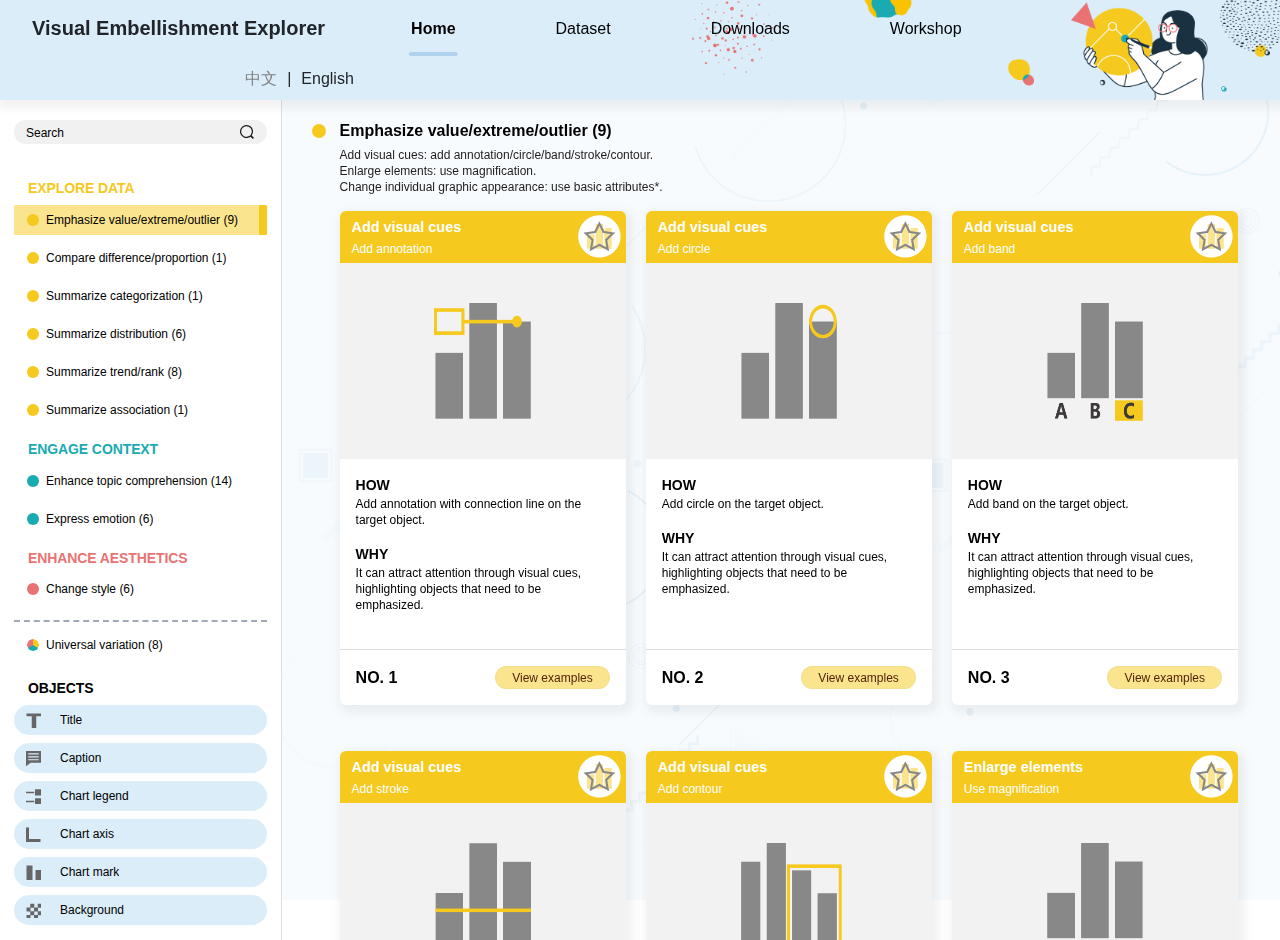
<file: index.html>
<!DOCTYPE html>
<html lang="en">
<head>
    <meta charset="UTF-8">
    <meta name="viewport" content="width=device-width, initial-scale=1.0">
    <title>Data Embellishment Explorer</title>
    <link rel="shortcut icon" href="./vizb.ico" />
    <link rel="stylesheet" href="./assets/css/bootstrap.min.css">
    <link rel="stylesheet" href="./assets/css/anicard.min.css">
    <link rel="stylesheet" href="./assets/css/swiper.min.css">
  
    <!-- <script type="text/javascript">
        sessionStorage.getItem("language", "en");
    </script> -->
    <script src="https://code.jquery.com/jquery-3.5.1.min.js"></script>
    <!-- <script src="./assets/logic/jquery-3.5.1.min.js"></script> -->
    <script src="./assets/logic/bootstrap.bundle.min.js"></script>
    <script type="module" src="./assets/logic/anicard.js"></script>

</head>
<body>
    <header class="navbar-container">
        <div class="nav-head">
            <div class="navbar-title">
                <span class="title-bold" id="title-bold">Data Embellishment Explorer</span>
            </div>
        </div>
        <div class="navbar-tab">
            <ul class="navbar-ul">
                <li class="navbar-item active" name="home"><div class="navbar-item-bottom"></div><a href="#" class="navbar-ul-link" id="nav-home">Home</a></li>
                <li class="navbar-item" name="video-dataset"><div class="navbar-item-bottom"></div><a href="#" class="navbar-ul-link" id="nav-dataset">Dataset</a></li>
                <li class="navbar-item" name="downloads"><div class="navbar-item-bottom"></div><a href="#" class="navbar-ul-link" id="nav-downloads">Downloads</a></li>
                <li class="navbar-item" name="workshop"><div class="navbar-item-bottom"></div><a href="#" class="navbar-ul-link" id="nav-workshop">Workshop</a></li>
                <!-- <li class="navbar-item" name="about"><div class="navbar-item-bottom"></div><a href="#" class="navbar-ul-link">About</a></li> -->
            </ul>
        </div>
        <div class="navbar-tab" style="margin-left: 15rem">
            <ul class="navbar-ul-language">
                <li class="navbar-item-link" style="margin-left: 0.2rem;"><div   class="navbar-ul-link" id="change-zh">中文</div></li>
                <li class="navbar-item-link" style="margin-left: 0.5rem;"><div class="navbar-ul-link"></div>|</li>
                <li class="navbar-item-link" style="margin-left: 0.5rem;"><div   class="navbar-ul-link" id="change-en">English</div></li>
            </ul>
        </div>
    </header>
    <main role="main">
     
    </main>
    <script src="./assets/logic/swiper.jquery.min.js"></script>
</body>
</html>
</file>
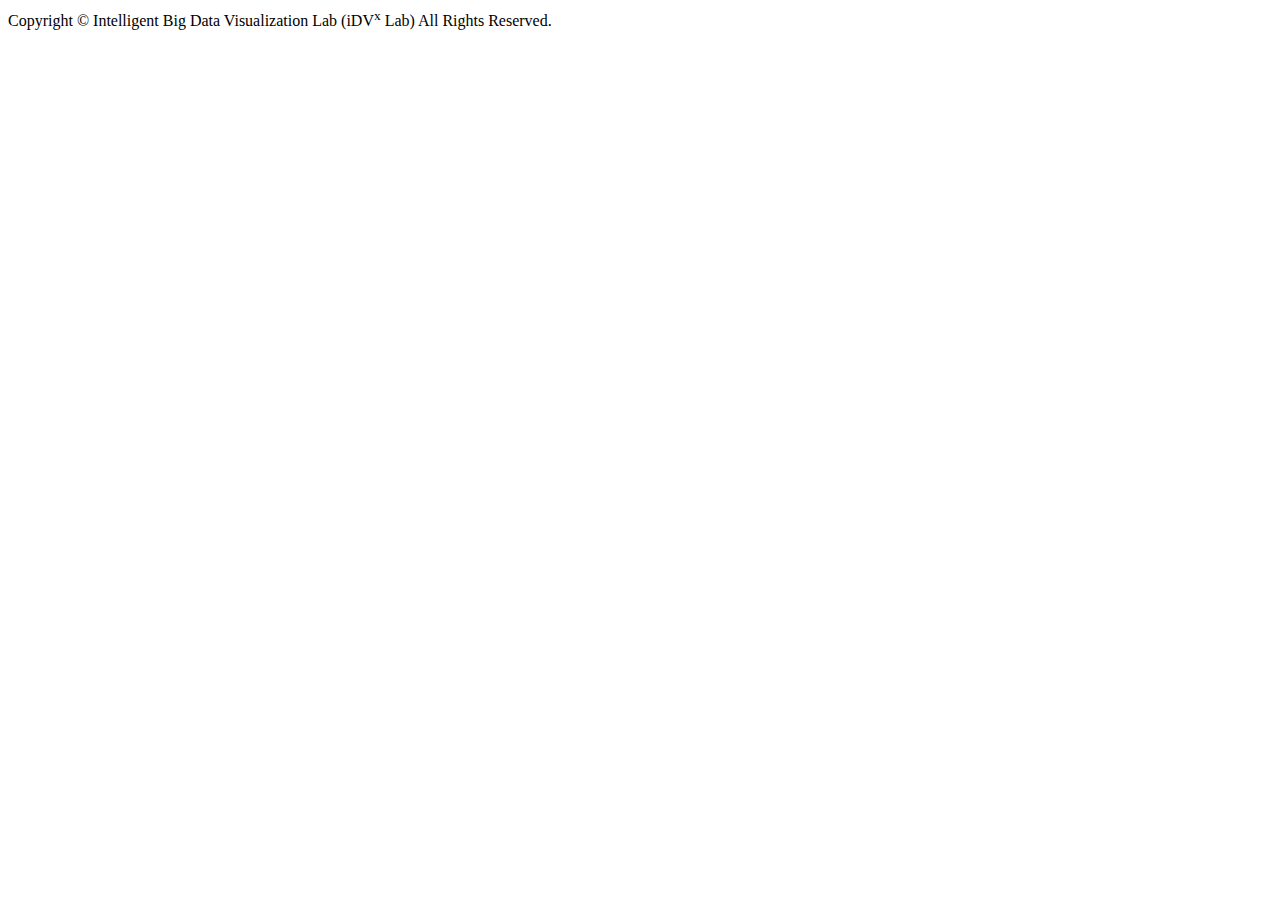
<file: assets/static/videodataset.html>
<body>
    <div class="container-fluid video-container">
        <div class="row row-cols-2 row-cols-md-3 row-cols-lg-4 video-deck">
            <!-- cards inserted here -->
            <div class="col video-deck-single" id="empty-deck-single"></div>
            <div class="col video-deck-single"></div>
            <div class="col video-deck-single"></div>
            <div class="col video-deck-single"></div>
            <div class="col video-deck-single"></div>
            <div class="col video-deck-single"></div>
        </div>
        <footer class="footer-margin">
            <div class="footer-text">
                Copyright © Intelligent Big Data Visualization Lab (iDV<sup>x</sup> Lab) All Rights Reserved.
            </div>
        </footer>
    </div>
</body>
</file>
<file: assets/css/anicard.min.css>
.note,
.note:hover{
    text-decoration:underline;
    color: #19AAB2;
}
.hr-dashed2{
    border: 0;
    border-top: 2px dashed #a2a9b6;
}
.dash-div{
    height: 10px;
}
.vns-default,
.default .modal-header,
.default .modal-footer,
.default .mobile-nav-symbol,
.default .scrollSpy-btn-symbol,
.default .reminder-symbol,
.default .card-header {
    background-color: #a09daf !important;
}

/* 黄色#F4C920 */
/* 蓝色#14AAB1 */
/* 红色#E97273 */
.vns-exploration,
.exploration .modal-header,
.exploration .modal-footer,
.exploration .mobile-nav-symbol,
.exploration .card-header {
    /* background-image: url("../icon/universal-variation.png"); */
    /* display: block; */
    /* background-color: #CA5F5F !important; */
    background-color: #888888 !important;
}
.exploration .reminder-symbol,
.exploration .scrollSpy-btn-symbol{
    background-image: url("../icon/universal-variation.png"); 
    display: block;
    background-size:100%;
}

/* .vns-exploration{

} */



.vns-outlier,
.outlier .modal-header,
.outlier .modal-footer,
.outlier .mobile-nav-symbol,
.outlier .scrollSpy-btn-symbol,
.outlier .reminder-symbol,
.outlier .card-header {
    background-color: #F5C91D !important;
}

.vns-difference,
.difference .modal-header,
.difference .modal-footer,
.difference .mobile-nav-symbol,
.difference .scrollSpy-btn-symbol,
.difference .reminder-symbol,
.difference .card-header {
    background-color: #F5C91D !important;
}

.vns-categorization,
.categorization .modal-header,
.categorization .modal-footer,
.categorization .mobile-nav-symbol,
.categorization .scrollSpy-btn-symbol,
.categorization .reminder-symbol,
.categorization .card-header {
    background-color: #F5C91D !important;
}

.vns-trend,
.trend .modal-header,
.trend .modal-footer,
.trend .mobile-nav-symbol,
.trend .scrollSpy-btn-symbol,
.trend .reminder-symbol,
.trend .card-header {
    background-color: #F5C91D !important;
}

.vns-distribution,
.distribution .modal-header,
.distribution .modal-footer,
.distribution .mobile-nav-symbol,
.distribution .scrollSpy-btn-symbol,
.distribution .reminder-symbol,
.distribution .card-header {
    background-color: #F5C91D !important;
}

.vns-association,
.association .modal-header,
.association .modal-footer,
.association .mobile-nav-symbol,
.association .scrollSpy-btn-symbol,
.association .reminder-symbol,
.association .card-header {
    background-color: #F5C91D !important;
}

.vns-comprehension,
.comprehension .modal-header,
.comprehension .modal-footer,
.comprehension .mobile-nav-symbol,
.comprehension .scrollSpy-btn-symbol,
.comprehension .reminder-symbol,
.comprehension .card-header {
    background-color: #19AAB2 !important;
}

.vns-emotion,
.emotion .modal-header,
.emotion .modal-footer,
.emotion .mobile-nav-symbol,
.emotion .scrollSpy-btn-symbol,
.emotion .reminder-symbol,
.emotion .card-header {
    background-color: #19AAB2 !important;
}

.vns-style,
.style .modal-header,
.style .modal-footer,
.style .mobile-nav-symbol,
.style .scrollSpy-btn-symbol,
.style .reminder-symbol,
.style .card-header {
    background-color: #E97273 !important;
}

.el-Title .filter-btn-symbol {
    background-image: url("../icon/left_object_icon/title.png");
    /* background-position: -60px 0px; */
    /* background-repeat: no-repeat; */
    width: 15px;
    height: 15px;
}

.el-Chart-axis .filter-btn-symbol {
    background-image: url("../icon/left_object_icon/chart-axis.png");
    /* background-position: -60px -20px; */
    background-repeat: no-repeat;
    width: 15px;
    height: 15px;
}

.el-Chart-mark .filter-btn-symbol {
    background-image: url("../icon/left_object_icon/chart-mark.png");
    /* background-position: -60px -40px; */
    background-repeat: no-repeat;
    width: 15px;
    height: 15px;
}

.el-Chart-legend .filter-btn-symbol {
    background-image: url("../icon/left_object_icon/chart-legend.png");
    /* background-position: -60px -60px; */
    background-repeat: no-repeat;
    width: 15px;
    height: 15px;
}

.el-Caption .filter-btn-symbol {
    background-image: url("../icon/left_object_icon/caption.png");
    /* background-position: -60px -60px; */
    background-repeat: no-repeat;
    width: 15px;
    height: 15px;
}

.el-Background .filter-btn-symbol {
    background-image: url("../icon/left_object_icon/background.png");
    /* background-position: -60px -60px; */
    background-repeat: no-repeat;
    width: 15px;
    height: 15px;
}

/* card header icon */

.exploration .card-header>.header-symbol {
    background-image: url("../icon/card_icon/exploration.png");
    background-repeat: no-repeat;
    width: 43px;
    height: 43px;
}

.outlier .card-header>.header-symbol {
    background-image: url("../icon/card_icon/outlier.png");
    background-repeat: no-repeat;
    width: 43px;
    height: 43px;
}

.difference .card-header>.header-symbol {
    background-image: url("../icon/card_icon/difference.png");
    background-repeat: no-repeat;
    width: 43px;
    height: 43px;
}

.categorization .card-header>.header-symbol {
    background-image: url("../icon/card_icon/categorization.png");
    background-repeat: no-repeat;
    width: 43px;
    height: 43px;
}

.distribution .card-header>.header-symbol {
    background-image: url("../icon/card_icon/distribution.png");
    background-repeat: no-repeat;
    width: 43px;
    height: 43px;
}

.trend .card-header>.header-symbol {
    background-image: url("../icon/card_icon/trend.png");
    background-repeat: no-repeat;
    width: 43px;
    height: 43px;
}

.association .card-header>.header-symbol {
    background-image: url("../icon/card_icon/association.png");
    background-repeat: no-repeat;
    width: 43px;
    height: 43px;
}

.comprehension .card-header>.header-symbol {
    background-image: url("../icon/card_icon/comprehension.png");
    background-repeat: no-repeat;
    width: 43px;
    height: 43px;
}

.emotion .card-header>.header-symbol {
    background-image: url("../icon/card_icon/emotion.png");
    background-repeat: no-repeat;
    width: 43px;
    height: 43px;
}

.style .card-header>.header-symbol {
    background-image: url("../icon/card_icon/style.png");
    background-repeat: no-repeat;
    width: 43px;
    height: 43px;
}

*,
div,
p {
    margin: 0;
    border: 0;
    padding: 0;
}

botton {
    outline: none;
}

a {
    color: #000000;
    text-decoration: none;
}

a:hover,
a:focus {
    color: #000000;
    text-decoration: none;
}

sup {
    top: -.3em;
}

input[type=button] {
    -webkit-appearance: none;
    outline: none;
}

input[type=submit] {
    -webkit-appearance: none;
    outline: none;
}

input[type=input] {
    -webkit-appearance: none;
    outline: none;
}

body,
.overflow-hidden {
    overflow: hidden;
}

footer {
    flex: 0 0 auto;
    padding: 0.625rem 0;
    background-color: #dbedf9;
    min-height: 2.75rem;
}

footer.footer-margin {
    margin-left: -15px;
    margin-right: -15px;
}

footer .footer-text {
    font-size: 0.75rem;
    font-weight: 400;
    color: #000000;
    opacity: 50%;
    text-align: center;
    line-height: 1.5rem;
    margin: 0 auto;
}

@media (max-width:768px) {
    footer .footer-text {
        font-size: 0.5rem;
        font-weight: 400;
    }
}

.tooltip-inner {
    max-width: initial;
}

.navbar-container {
    background-color: #DBEDF9;
    background-position: bottom right;
    background-size: auto 100%;
    background-repeat: no-repeat;
    box-shadow: 3px 4px 8px 4px rgba(92, 92, 92, 0.08);
    position: sticky;
    top: 0;
    z-index: 1000;
}

@media (min-width:852.5px) {
    .navbar-container {
        background-image: url(../image/banner_new.png), linear-gradient(90deg, #DBEDF9 0%, #DBEDF9 100%);
        display: flex;
        flex-direction: row !important;
        flex-wrap: wrap !important;
    }
}

@media (max-width:576px) {
    .navbar-container {
        box-shadow: none;
    }
}

.navbar-container .nav-head {
    padding-top: 0.875rem;
    padding-bottom: 1rem;
    margin-left: 2rem;
    margin-right: 2rem;
    max-width: 524px;
    min-width: 262px;
}

@media (max-width:852.5px) {
    .navbar-container .nav-head {
        background-image: url(../image/banner-mobile.svg);
        background-position: bottom right;
        background-size: auto 100%;
        background-repeat: no-repeat;
        padding-top: 0.625rem;
        padding-bottom: 0.625rem;
    }
}

@media (max-width:576px) {
    .navbar-container .nav-head {
        margin-left: 1rem;
        margin-right: 1rem;
    }
}

.navbar-container .navbar-title {
    font-size: 1.25rem;
    font-weight: 600;
    line-height: 1.75rem;
    letter-spacing: 0;
}

.navbar-tab {
    margin: 0 3.25rem;
    min-height: 42px;
    max-width: 524px;
}

@media (min-width:852.5px) {
    .navbar-tab {
        display: flex;
        margin: 0 3.25rem;
    }
}

@media (max-width:576px) {
    .navbar-tab {
        margin: 0 1rem;
    }
}

.navbar-ul {
    flex-direction: row !important;
    display: flex;
    list-style: none;
    margin-bottom: 0;
    cursor: pointer;
}

.navbar-ul-language {
    flex-direction: row !important;
    display: flex;
    list-style: none;
    margin-bottom: 0;
    justify-content: center;
    align-items: center;
    cursor: pointer;
}

@media (max-width:576px) {
    .navbar-ul {
        justify-content: space-between;
    }
}

@media (min-width:576px) {
    .navbar-ul li+li {
        margin-left: 6rem;
    }
}

.navbar-ul .navbar-item {
    font-size: 1rem;
    font-weight: 400;
    display: flex;
    align-items: center;
    position: relative;
}

.navbar-ul .navbar-item .navbar-item-bottom {
    content: " ";
    position: absolute;
    width: 0;
    height: 0.25rem;
    background-color: #afd2ee;
    border-radius: 50vh;
    transform: translateX(-50%);
    left: 50%;
    bottom: 0.125rem;
    transition: width 0.1s ease-out;
}

.navbar-ul .navbar-item.active .navbar-item-bottom,
.navbar-ul .navbar-item:hover .navbar-item-bottom {
    width: 100%;
    transition: width 0.24s cubic-bezier(0.4, 0, 0.2, 1);
}

.navbar-ul .navbar-item.active {
    font-size: 1rem;
    font-weight: 600;
}

.navbar-ul-link {
    font-size: 1rem;
    padding: 0 0.125rem;
}

@media (max-width:852.5px) {
    .navbar-ul-link {
        padding: 0.5rem 0.125rem 1rem;
        line-height: 1.125rem;
    }
}

.card-deck {
    margin-left: 3rem;
    margin-right: 2rem;
}

@media (max-width:576px) {
    .card-deck {
        margin-left: 0.5rem;
        margin-right: 0.5rem;
    }
}

.card-deck-single {
    max-width: 23.25rem;
    margin-bottom: 1.25rem;
    position: relative;
    padding-left: 0.625rem;
    padding-right: 0.625rem;
}

@media (max-width:576px) {
    .card-deck-single {
        margin-left: auto;
        margin-right: auto;
        margin-bottom: 1rem;
    }
}

.card-deck .card {
    background-color: #FFFFFF;
    border: transparent;
    box-shadow: 3px 4px 8px 4px rgba(92, 92, 92, 0.08);
    border-radius: 0.375rem;
    margin-left: 0;
    margin-right: 0;
}

.card-deck .card-header {
    padding: 0.25rem 0.25rem 0.25rem 0.75rem;
    border: transparent;
    border-top-left-radius: 0.375rem;
    border-top-right-radius: 0.375rem;
    border-bottom-right-radius: 0;
    border-bottom-left-radius: 0;
    color: #FFFFFF;
    display: flex;
    flex-direction: row;
}

.card-deck .card-header>.header-symbol {
    content: "";
    display: flex;
    margin-left: auto;
    margin-right: 1px;
    margin-top: auto;
    margin-bottom: 1px;
}

.card-deck .card-frontImg,
.card-deck .card-imgBox {
    background-repeat: no-repeat;
    background-size: cover;
    background-position: center center;
    width: 100%;
    height: 12.25rem;
    min-height: 12.25rem;
    position: relative;
    z-index: 10;
    display: flex;
    justify-content: center;
    align-items: center;
    background-color: #F3F3F3;
}

.card-deck .card-frontImg .card-img {
    /* object-fit: cover; */
    vertical-align: middle;
    margin: 0 auto;
    width: 100%;
    height: 100%;
    /* max-height: 6rem; */
    border-radius: 0;
    position: absolute;
    z-index: 10;
}

.card-deck .card-imgBox .card-img {
    object-fit: cover;
    vertical-align: middle;
    margin: 0 auto;
    width: 100;
    height: 100%;
    border-radius: 0;
    position: absolute;
    z-index: 10;
}

@media (max-width:576px) {

    .card-deck .card-frontImg .card-img.front-preview,
    .card-deck .card-imgBox .card-img.front-preview {
        display: none;
    }
}

.card-deck .card-body {
    color: #000000;
    padding: 0 1rem;
    margin: 1rem 0 0 0;
    /* margin: 1rem 0; */
    text-align: left;
    overflow-y: auto;
}

.card-deck .card-body-subtitle {
    font-size: 0.875rem;
    font-weight: 600;
}

.card-deck .card-body-subtitle-content {
    font-size: 0.875rem;
    font-weight: 600;
}

.card-deck .card-body .card-body-text+.card-body-subtitle,
.card-deck .card-body-caption {
    margin-top: 1rem;
}



.card-deck .card-body-text {
    font-size: 0.75rem;
    font-weight: 400;
    line-height: 1rem;
}

.card-deck .card-body-caption>* {
    font-size: 0.75rem;
    font-weight: 400;
    line-height: 1rem;
}

.card-deck .card-body-object {
    display: flex;
    justify-content: center;
    align-items: center;

}
.card-deck .card-body-caption div{
    font-size: 0.875rem;
    font-weight: 600;
    margin-top: 16px;
}
.card-deck .card-body-caption p{
    font-size: 0.75rem;
    font-weight: 400;
    line-height: 1rem;
}

/* .card-deck .card-body-caption span {
    font-size: 0.75rem;
    font-weight: 600;
    font-weight: bold;
} */

/* .card-deck .card-body-caption div {
    white-space: nowrap;
    overflow: hidden;
    text-overflow: ellipsis;
    pointer-events: none;
}

.card-deck .card-body-caption div:hover {
    text-overflow: inherit;
    overflow: visible;
    white-space: pre-line;
} */

.card-deck .card-footer {
    background: none;
    padding: 1rem 1rem;
    border-top: 1px solid #DEDEDE;
    border-top-left-radius: 0;
    border-top-right-radius: 0;
    border-bottom-left-radius: 0.375rem;
    border-bottom-right-radius: 0.375rem;
    display: flex;
    align-content: center;
    height: 3.5rem;
}

.card-deck .card-footer-num,
.card-deck .card-footer a {
    font-size: 1rem;
    font-weight: 600;
}

.card-deck .card-footer-num {
    color: #000000;
}

.card-deck .card-footer-bottom {
    color: #511F03;
    font-size: 0.75rem;
    font-weight: 400;
    padding: 0.125rem 1rem;
    background-color: #FFF6E6;
    border: 1px solid #a6a6a610;
    border-radius: 50vh;
    margin-left: auto;
    outline: none;
}

.exploration .card-deck .card-footer-bottom{
    color: #511F03;
    font-size: 0.75rem;
    font-weight: 400;
    padding: 0.125rem 1rem;
    background-color: rgba(136,136,136, 0.5);
    border: 1px solid #a6a6a610;
    border-radius: 50vh;
    margin-left: auto;
    outline: none;
}
.outlier .card-deck .card-footer-bottom,
.difference .card-deck .card-footer-bottom,
.categorization .card-deck .card-footer-bottom,
.distribution .card-deck .card-footer-bottom,
.trend .card-deck .card-footer-bottom,
.association .card-deck .card-footer-bottom {
    color: #511F03;
    font-size: 0.75rem;
    font-weight: 400;
    padding: 0.125rem 1rem;
    background-color: rgba(245,201,29, 0.5);
    border: 1px solid #a6a6a610;
    border-radius: 50vh;
    margin-left: auto;
    outline: none;
}

.comprehension .card-deck .card-footer-bottom,
.emotion .card-deck .card-footer-bottom {
    color: #511F03;
    font-size: 0.75rem;
    font-weight: 400;
    padding: 0.125rem 1rem;
    background-color: rgba(25,170,178,0.5);
    border: 1px solid #a6a6a610;
    border-radius: 50vh;
    margin-left: auto;
    outline: none;
}

.style .card-deck .card-footer-bottom {
    color: #511F03;
    font-size: 0.75rem;
    font-weight: 400;
    padding: 0.125rem 1rem;
    background-color: rgba(233,114,115,0.5);
    border: 1px solid #a6a6a610;
    border-radius: 50vh;
    margin-left: auto;
    outline: none;
}

.card-deck .card-footer-bottom:active {
    background-color: #FDEFD8;
}

.card-deck .card-footer a {
    color: #007DFF;
    align-self: center;
}

.card-deck .card-footer-url {
    content: "";
    width: 16px;
    height: 16px;
    background-image: url(../icon/icon_sprite.svg);
    background-position: -100px -20px;
    background-repeat: no-repeat;
    display: inline-block;
    margin-right: 0.5rem;
}

.img-cover {
    opacity: 0;
    height: 100%;
    width: 100%;
}

.img-cover-mask {
    text-align: center;
    width: 100%;
    height: 25%;
    bottom: 0;
    background-image: linear-gradient(to bottom, transparent, #000000);
    opacity: 60%;
    position: absolute;
    border: 0;
}

.img-cover-overlay {
    background-image: url(../icon/icon_sprite.svg);
    background-position: -140px 0;
    position: absolute;
    bottom: 0.5rem;
    background-color: #333333;
    opacity: 75%;
    height: 32px;
    width: 32px;
    float: right;
    right: 1.25rem;
    border-radius: 0.25rem;
    background-repeat: no-repeat;
}

.header-text-title {
    /* font-size: 1.1rem; */
    font-size: 0.9rem;
    font-weight: 600;
    line-height: 1.5rem;
    margin: 0;
    white-space: nowrap;
    text-overflow: ellipsis;
    overflow: hidden;
}

.header-text-class {
    /* font-size: 0.875rem; */
    font-size: 0.75rem;
    font-weight: 400;
    line-height: 1.25rem;
    margin: 0;
}

.card-inner {
    position: relative;
    height: 32.5rem;
}

.card-inner .front,
.card-inner .back {
    position: absolute;
    width: 100%;
    height: 95%;
    backface-visibility: hidden;
    -webkit-backface-visibility: hidden;
    -moz-backface-visibility: hidden;
    -ms-backface-visibility: hidden;
    transform-style: preserve-3d;
    transition: ease-in-out 600ms;
}

.card-inner .front {
    transform: rotateY(0);
}

.card-inner .back {
    transform: rotateY(-180deg);
}

.card-inner .back .card-body-subtitle {
    /* margin-bottom: 1rem; */
}

.card-inner .back .card-body-subtitle-content {
    /* margin-bottom: 1rem; */
    color: #FCBE31;
}

.comprehension .card-inner .back .card-body-subtitle-content,
.emotion .card-inner .back .card-body-subtitle-content {
    /* margin-bottom: 1rem; */
    color: #19AAB2;
}

.style .card-inner .back .card-body-subtitle-content {
    /* margin-bottom: 1rem; */
    color: #E97273;
}

.card-inner.turned-over .front {
    transform: rotateY(180deg);
}

.card-inner.turned-over .back {
    transform: rotateY(0);
}

.display-container {
    height: calc(100vh - 3.75rem);
    overflow-y: auto;
    background-image: url(../image/background.png);
    background-position: center;
    background-attachment: fixed;
    background-size: cover;
    position: relative;
    margin: 0;
    padding-left: 0rem;
    padding-right: 0rem;
}

.display-container .card-deck {
    padding-top: 0.25rem;
}

#card-display-ex {
    min-height: calc(100vh - 3.75rem - 2.75rem);
    position: relative;
}

.search-fail {
    position: absolute;
    top: 50%;
    left: 50%;
    transform: translate(-50%, -50%);
    color: #666666;
    font-size: 1.375rem;
    font-weight: 300;
    display: none;
    opacity: 0;
}

.display-reminder {
    width: 100%;
    padding: 0;
    margin: 0;
    position: sticky;
    top: -1px;
    z-index: 500;
    opacity: 1;
    transition: opacity 0.2s cubic-bezier(0.28, 0.11, 0.32, 1);
}

@media (max-width:576px) {
    .display-reminder {
        margin: 16px 0;
        padding: 0 1rem;
        background: #FFFFFF;
        position: relative;
    }
}

.display-reminder.hidden-sticky {
    opacity: 0 !important;
}

.reminder-content {
    width: 100%;
    padding-top: 1.25rem;
    padding-bottom: 0.75rem;
    padding-left: 3.625rem;
    padding-right: 7.625rem;
    margin: 0;
    position: relative;
    z-index: 10;
}

@media (max-width:576px) {
    .reminder-content {
        background-image: url(../image/reminder-mobile-bg.png);
        background-repeat: no-repeat;
        background-size: 100% 100%;
        background-color: #FFFFFF;
        padding: 0;
        border-radius: 0.375rem;
        box-shadow: 3px 4px 8px 4px rgba(92, 92, 92, 0.1);
    }
}

.reminder-bg {
    position: absolute;
    top: 0;
    left: 0;
    width: 100%;
    height: 100%;
    z-index: 1;
    background-color: transparent;
    box-shadow: none;
    border-bottom: transparent;
    backdrop-filter: none;
    transition: background-color 0.3s cubic-bezier(0.28, 0.11, 0.32, 1);
    transition: box-shadow 0.3s cubic-bezier(0.28, 0.11, 0.32, 1);
}

@media (max-width:576px) {
    .reminder-bg {
        display: none;
    }
}

.active-sticky .reminder-bg {
    background-color: #FFFFFF90;
    box-shadow: 0 1px 2px #DCDFEF32;
    backdrop-filter: saturate(180%) blur(20px);
    border-bottom: 1px solid rgba(0, 0, 0, 0.16);
    transition-property: background-color, box-shadow, backdrop-filter, border-bottom;
}

@media (max-width:576px) {
    .active-sticky .reminder-bg {
        border-bottom: none;
        transition-property: background-color, box-shadow, backdrop-filter;
    }
}

.reminder-head {
    margin-bottom: 0.25rem;
    font-size: 0;
    display: flex;
    align-items: baseline;
    position: relative;
}
.reminder-head .reminder-note{
    font-size: 0.75rem;
    font-weight: 400;
    color: #000000;
    font-style: italic;
    color:#007bff;
    margin-left: 16px;
}
@media (max-width:576px) {
    .reminder-head {
        padding: 1rem 1rem 1rem 2.5rem;
        margin-bottom: 0;
        border-bottom: 1px solid #DEDEDE;
    }
}

.reminder-title,
.reminder-sum {
    font-size: 1rem;
    font-weight: 600;
    color: #000000;
}

@media (max-width:576px) {

    .reminder-title,
    .reminder-sum {
        font-size: 1.125rem;
        font-weight: 600;
    }
}

.reminder-sum {
    display: inline-block;
}

@media (max-width:576px) {
    .reminder-sum {
        display: none;
    }
}

.reminder-sum-s {
    display: none;
}

@media (max-width:576px) {
    .reminder-sum-s {
        font-size: 0.75rem;
        font-weight: 400;
        display: inline-block;
        color: #000000;
        margin-left: auto;
        margin-right: 0;
    }
}

.reminder-symbol {
    content: "";
    width: 0.875rem;
    height: 0.875rem;
    border-radius: 50vh;
    display: inline-block;
    position: absolute;
    left: -1.75rem;
    top: 50%;
    transform: translateY(-50%);
    align-self: center;
}

@media (max-width:576px) {
    .reminder-symbol {
        left: 1rem;
        width: 1rem;
        height: 1rem;
    }
}

.reminder-desc {
    font-size: 0.75rem;
    font-weight: 400;
    color: #1D1D1D;
    line-height: 1rem;
    white-space: pre
}

@media (max-width:576px) {
    .reminder-desc {
        padding: 0.75rem 1rem 1rem;
        line-height: 1.5rem;
    }
}

.sidebar {
    background-color: #FFFFFF;
    padding-top: 0;
    padding-bottom: 0.875rem;
    padding-left: 0.875rem;
    padding-right: 0.875rem;
    position: absolute;
    top: -0.125rem;
    z-index: 800;
    overflow-x: hidden;
    width: 100%;
    min-width: 15.75rem;
    box-shadow: 3px 4px 8px rgba(92, 92, 92, 0.1);
}

@media (min-width:576px) {
    .sidebar {
        display: block !important;
        /* padding-bottom: 0;
        padding-left: 1.875rem;
        padding-right: 1.5rem; */
        position: sticky;
        top: 3.75rem;
        height: calc(100vh - 3.75rem);
        overflow-y: auto;
        max-width: 18.5rem;
        width: 22%;
        /* width: 18%; */
        box-shadow: none;
        border-right: 1px solid #DEDEDE;
    }
}

.sidebar-panel {
    margin-top: 1.25rem;
}

@media (max-width:576px) {
    .sidebar-panel#scrollSpy-panel {
        margin-top: 0rem;
    }

    .sidebar-panel#filter-panel {
        margin-top: 0.5rem;
    }

    .sidebar-panel#search-box {
        display: none;
    }
}

.sidebar-panel-title {
    font-size: 0.875rem;
    font-weight: 600;
    color: #000000;
    padding: 0 0 0 0.875rem;
    margin: 1rem 0 0.5rem 0;
    letter-spacing: -0.1px;
}

.sidebar-panel-title.pannel0 {
    color: #F5C91D;
}

.sidebar-panel-title.pannel1 {
    color: #19AAB2;
}

.sidebar-panel-title.pannel2 {
    color: #E97273;
}

@media (max-width:576px) {
    .sidebar-panel-title {
        letter-spacing: 0;
        padding: 0 1rem;
        margin: 0 0 1rem 0;
    }
}

.sidebar-panel-group {
    display: flex;
    flex-direction: column;
}

@media (max-width:576px) {
    #scrollSpy-panel .sidebar-panel-group {
        flex-flow: row wrap;
        justify-content: space-between;
    }
}

@media (min-width:576px) {
    .sidebar-panel-group .sidebar-btn+.sidebar-btn {
        margin-top: 0.5rem;
    }
}

.sidebar-panel-group .sidebar-btn {
    border-color: transparent;
    height: 1.875rem;
    padding: 0.375rem 0.5rem 0.375rem 0.75rem;
    vertical-align: middle;
    display: flex;
    position: relative;
    font-size: 0;
    cursor: pointer;
    background-color: transparent;
    opacity: 1;
    transition: background-color 0.3s cubic-bezier(0.28, 0.11, 0.32, 1);
    transition: opacity 0.2s cubic-bezier(0.28, 0.11, 0.32, 1);
    transition-property: background-color, opacity;
}

@media (max-width:576px) {
    .sidebar-panel-group .sidebar-btn {
        height: 2rem;
        padding: 0.375rem 1rem;
        border: 1px solid transparent;
        border-radius: 0.375rem;
    }
}

.sidebar-panel-group .sidebar-btn:hover {
    border-color: transparent;
    background-color: #F1F1F180;
}

@media (max-width:576px) {
    .sidebar-panel-group .sidebar-btn:hover {
        border: 1px solid #F1F1F180;
    }

    .sidebar-panel-group .sidebar-btn:hover.filter-btn:not(.active) {
        background-color: transparent;
    }
}

.sidebar-panel-group .sidebar-btn:active,
.sidebar-panel-group .sidebar-btn:focus,
.sidebar-panel-group .sidebar-btn.focus,
.sidebar-panel-group .sidebar-btn.active {
    border-color: transparent;
    background-color: #DBEDF9;
}

.sidebar-panel-group .sidebar-btn.exploration.active{
    border-color: rgba(136, 136, 136, 0.5);
    background-color: rgba(136, 136, 136, 0.5);
}
.sidebar-panel-group .sidebar-btn.outlier.active,
.sidebar-panel-group .sidebar-btn.difference.active,
.sidebar-panel-group .sidebar-btn.categorization.active,
.sidebar-panel-group .sidebar-btn.distribution.active,
.sidebar-panel-group .sidebar-btn.trend.active,
.sidebar-panel-group .sidebar-btn.association.active {
    border-color: rgba(245, 201, 29, 0.5);
    background-color: rgba(245, 201, 29, 0.5);
}

.sidebar-panel-group .sidebar-btn.comprehension.active,
.sidebar-panel-group .sidebar-btn.emotion.active {
    border-color: transparent;
    background-color: rgba(25, 170, 178, 0.5);
}

.sidebar-panel-group .sidebar-btn.style.active {
    border-color: transparent;
    background-color: rgba(233, 114, 115, 0.5);
}

.sidebar-panel-group .sidebar-btn.exploration .scrollSpy-btn-stop{
    content: "";
    position: absolute;
    width: 0;
    height: 100%;
    top: 50%;
    transform: translateY(-50%);
    right: 0;
    background-color: #888888;
    border-top-right-radius: 0.1rem;
    border-top-left-radius: 0;
    border-bottom-right-radius: 0.1rem;
    border-bottom-left-radius: 0;
}
.sidebar-panel-group .sidebar-btn.outlier .scrollSpy-btn-stop,
.sidebar-panel-group .sidebar-btn.difference .scrollSpy-btn-stop,
.sidebar-panel-group .sidebar-btn.categorization .scrollSpy-btn-stop,
.sidebar-panel-group .sidebar-btn.distribution .scrollSpy-btn-stop,
.sidebar-panel-group .sidebar-btn.trend .scrollSpy-btn-stop,
.sidebar-panel-group .sidebar-btn.association .scrollSpy-btn-stop {
    content: "";
    position: absolute;
    width: 0;
    height: 100%;
    top: 50%;
    transform: translateY(-50%);
    right: 0;
    background-color: #F5C91D;
    border-top-right-radius: 0.1rem;
    border-top-left-radius: 0;
    border-bottom-right-radius: 0.1rem;
    border-bottom-left-radius: 0;
}

.sidebar-panel-group .sidebar-btn.comprehension .scrollSpy-btn-stop,
.sidebar-panel-group .sidebar-btn.emotion .scrollSpy-btn-stop {
    content: "";
    position: absolute;
    width: 0;
    height: 100%;
    top: 50%;
    transform: translateY(-50%);
    right: 0;
    background-color: #19AAB2;
    border-top-right-radius: 0.1rem;
    border-top-left-radius: 0;
    border-bottom-right-radius: 0.1rem;
    border-bottom-left-radius: 0;
}

.sidebar-panel-group .sidebar-btn.style .scrollSpy-btn-stop {
    content: "";
    position: absolute;
    width: 0;
    height: 100%;
    top: 50%;
    transform: translateY(-50%);
    right: 0;
    background-color: #E97273;
    border-top-right-radius: 0.1rem;
    border-top-left-radius: 0;
    border-bottom-right-radius: 0.1rem;
    border-bottom-left-radius: 0;
}

.scrollSpy-btn.exploration.active .scrollSpy-btn-stop,
.scrollSpy-btn.outlier.active .scrollSpy-btn-stop,
.scrollSpy-btn.difference.active .scrollSpy-btn-stop,
.scrollSpy-btn.categorization.active .scrollSpy-btn-stop,
.scrollSpy-btn.distribution.active .scrollSpy-btn-stop,
.scrollSpy-btn.trend.active .scrollSpy-btn-stop,
.scrollSpy-btn.association.active .scrollSpy-btn-stop,
.scrollSpy-btn.comprehension.active .scrollSpy-btn-stop,
.scrollSpy-btn.emotion.active .scrollSpy-btn-stop,
.scrollSpy-btn.style.active .scrollSpy-btn-stop {
    width: 0.5rem;
    transition: width 0.24s cubic-bezier(0.28, 0.11, 0.32, 1);
}


@media (max-width:576px) {

    .sidebar-panel-group .sidebar-btn:active,
    .sidebar-panel-group .sidebar-btn:focus,
    .sidebar-panel-group .sidebar-btn.focus,
    .sidebar-panel-group .sidebar-btn.active {
        border: 1px solid #FFF6E6;
    }
}

.sidebar-panel-group .disabled {
    pointer-events: none;
    opacity: 0.65;
}

.form-inline {
    display: -ms-flexbox;
    display: flex;
    -ms-flex-flow: row wrap;
    flex-flow: row wrap;
    -ms-flex-align: center;
    align-items: center;
}

.searchbox {
    width: 100%;
    height: 1.5rem;
    border: transparent;
    background-color: transparent;
    position: relative;
    margin: 0;
    border-radius: 50vh;
    background-color: #F1F1F1;
}

.searchbox-input,
.searchbox-button {
    background-color: transparent;
    border: none;
}

.searchbox-input,
.searchbox-input:focus,
.searchbox-input:active {
    width: 10rem;
    height: 100%;
    color: #000000;
    font-size: 0.75rem;
    padding-left: 0.75rem;
    padding-right: 0;
    outline: 0;
}

.searchbox-button {
    background-image: url(../icon/icon_sprite.svg);
    background-repeat: no-repeat;
    background-position: -100px 0;
    width: 16px;
    height: 16px;
    position: absolute;
    z-index: 1;
    transform: translateY(-50%);
    top: 50%;
    right: 0.75rem;
    cursor: pointer;
}

.scrollSpy-btn {
    border-radius: 0.1rem;
}

@media (max-width:576px) {
    .scrollSpy-btn {
        margin-bottom: 1rem;
        flex: 0 0 48%;
    }
}

.scrollSpy-btn-symbol {
    content: "";
    width: 0.75rem;
    height: 0.75rem;
    border-radius: 50vh;
    display: inline-block;
    flex-shrink: 0;
    align-self: center;
    margin-left: 1px;
    margin-right: 7px;
}



@media (max-width:576px) {
    .scrollSpy-btn-stop {
        display: none;
    }
}



.scrollSpy-btn-text {
    font-size: 0.75rem;
    font-weight: 400;
    color: #000000;
    overflow: hidden;
    white-space: nowrap;
    text-overflow: ellipsis;
}

.filter-btn {
    border-radius: 50vh;
}

@media (max-width:576px) {
    .filter-btn.sidebar-btn {
        border: 1px solid #FFF6E6;
        margin-bottom: 1rem;
    }
}

.filter-btn-symbol {
    content: "";
    border-radius: 0;
    display: inline-block;
    align-self: center;
    margin-right: 3px;
    flex-shrink: 0;
}

@media (max-width:576px) {
    .filter-btn-symbol {
        margin-right: 7px;
    }
}

.filter-btn-text {
    font-size: 0.75rem;
    font-weight: 400;
    color: #000000;
    overflow: hidden;
    white-space: nowrap;
    text-overflow: ellipsis;
    margin-left: 1rem;
}

.mobile-nav {
    display: flex;
    flex-direction: row;
    height: 2.5rem;
    padding-left: 0.5rem;
    border-bottom: 1px solid #DEDEDE;
    position: relative;
}

@media (min-width:576px) {
    .mobile-nav {
        display: none;
    }
}

.mobile-nav-scrollSpy {
    display: flex;
    align-items: center;
    white-space: nowrap;
    overflow-x: auto;
    flex-direction: row;
    flex: 1;
}

.mobile-nav-hidden {
    height: 100%;
    width: 100%;
    background-color: #FFFFFF;
    position: absolute;
    z-index: 600;
    display: none;
}

.mobile-nav-item {
    padding-left: 0.5rem;
    padding-right: 0.5rem;
    padding-bottom: 0.25rem;
}

.mobile-nav-item+.mobile-nav-item {
    margin-left: 1rem;
}

.mobile-nav-symbol {
    content: "";
    width: 0.625rem;
    height: 0.625rem;
    border-radius: 50vh;
    display: inline-block;
    flex-shrink: 0;
    align-self: center;
    margin-left: 1px;
    margin-right: 0.25rem;
    opacity: 0.2;
}

.mobile-nav-text {
    font-size: 0.875rem;
    font-weight: 400;
    letter-spacing: 0.1px;
    opacity: 0.6;
}

.active .mobile-nav-symbol,
.active .mobile-nav-text {
    opacity: 1;
}

.mobile-nav-btn {
    width: 2.5rem;
    height: 100%;
    margin-left: auto;
    background-color: #FFFFFF;
    position: relative;
    z-index: 700;
    border: none;
}

.mobile-nav-btn img {
    height: 0.75rem;
    width: 0.75rem;
    position: absolute;
    top: 50%;
    left: 50%;
    -webkit-transform: translate(-50%, -50%) rotate(0deg);
    -webkit-transform-origin: 50% 50%;
    -o-transform: translate(-50%, -50%) rotate(0deg);
    -o-transform-origin: 50% 50%;
    -moz-transform: translate(-50%, -50%) rotate(0deg);
    -moz-transform-origin: 50% 50%;
    transform: translate(-50%, -50%) rotate(0deg);
    transform-origin: 50% 50%;
    -webkit-transition: -webkit-transform 250ms linear;
    -o-transition: -o-transform 250ms linear;
    -moz-transition: -moz-transform 250ms linear;
    transition: transform 250ms linear;
}

.mobile-nav-btn.rotated img {
    -webkit-transform: translate(-50%, -50%) rotate(90deg);
    -webkit-transform-origin: 50% 50%;
    -o-transform: translate(-50%, -50%) rotate(90deg);
    -o-transform-origin: 50% 50%;
    -moz-transform: translate(-50%, -50%) rotate(90deg);
    -moz-transform-origin: 50% 50%;
    transform: translate(-50%, -50%) rotate(90deg);
    transform-origin: 50% 50%;
}

.video-container {
    height: calc(100vh - 3.75rem);
    overflow-y: auto;
    background-image: url(../image/background.png);
    background-position: center;
    background-attachment: fixed;
    background-size: cover;
}

.workshop-dataset-container{
    height: calc(100vh - 3.75rem);
    overflow-y: auto;
    background-image: url(../image/background.png);
    background-position: center;
    background-attachment: fixed;
    background-size: cover;
}

.video-deck {
    margin-left: 5px;
    margin-right: 5px;
    margin-top: 0.25rem;
    padding-top: 1rem;
    justify-content: center;
}

.workshop-deck{
    margin-left: 2.8rem;
    margin-right: 2.8rem;
    margin-top: 1rem;
    padding-top: 1rem;
    justify-content: center;
}


@media screen and (max-width:576px) {
    .video-deck {
        margin-left: -0.375rem;
        margin-right: -0.375rem;
        margin-top: 0;
    }
}

.video-deck-single {
    padding-left: 0.625rem;
    padding-right: 0.625rem;
    margin-bottom: 1.25rem;
    max-width: 17.25rem;
}

.workshop-deck-single{
    padding-left: 1.4rem;
    padding-right: 1.4rem;
    margin-bottom: 1.4rem;
    margin-top: 1.4rem;
    width: 40rem;
    min-width: 40rem;
}

@media screen and (max-width:576px) {
    .video-deck-single {
        padding-left: 0.3125rem;
        padding-right: 0.3125rem;
    }
}

.workshop-deck .worksop-card,
.video-deck .card {
    background-color: #FFFFFF;
    border: transparent;
    box-shadow: 3px 4px 8px 4px rgba(92, 92, 92, 0.08);
    border-radius: 0.375rem;
    margin-left: 0;
    margin-right: 0;
    height: 100%;
}


.workshop-deck .worksop-card-body,
.video-deck .card-body {
    padding: 0.375rem 0.75rem 0.75rem;
    overflow: hidden;
    text-overflow: ellipsis;
    white-space: nowrap;
}

.video-deck .card-img-top {
    background-image: url(../image/loading.svg);
    background-repeat: no-repeat;
    background-size: cover;
    background-position: center center;
    height: 9rem;
    position: relative;
    overflow: hidden;
    border-top-left-radius: 0.375rem;
    border-top-right-radius: 0.375rem;
}
.workshop-deck .workshop-card-border{
    /* background-color: #afd2ee; */
    /* background-image: linear-gradient(to right, rgba(117, 218, 255, 0.6),#bce1fa ,#fffefe); */
    background-color: #DBEDF9;
    height: 1.5rem;
    border-top-left-radius: 0.375rem;
    border-top-right-radius: 0.375rem;
}

.workshop-deck .workshop-card-img-top{
    /* background-image: url(../image/loading.svg); */
    background-color: #FFFFFF;
    background-repeat: no-repeat;
    background-size: cover;
    background-position: center center;
    height: 28.3rem;
    position: relative;
    overflow: hidden;
    border-bottom-left-radius: 0.375rem;
    border-bottom-right-radius: 0.375rem;
}

@media screen and (max-width:576px) {
    .video-deck .card-img-top {
        height: 100px;
    }
}

.workshop-deck .workshop-card-img-top img{
    height: 100%;
    position: absolute;
    /* background-color: #FFFFFF; */
    transform: translate(-50%, -50%);
    left: 50%;
    top: 50%;
}
.video-deck .card-img-top img {
    height: 100%;
    position: absolute;
    transform: translate(-50%, -50%);
    left: 50%;
    top: 50%;
}

@media screen and (max-width:576px) {
    .video-deck .card-img-top img {
        height: auto;
        width: 100%;
    }
}

.video-deck .card-title,
.video-deck .card-text {
    margin-bottom: 0;
    line-height: 1rem;
}

.video-deck .card-title {
    font-size: 0.875rem;
    font-weight: 600;
}

.workshop-deck .workshop-card-title{
    margin-bottom: 0;
    line-height: 1rem;
    font-size: 0.875rem;
    font-weight: 600;
}

.workshop-deck .workshop-card-text{
    margin-bottom: 0;
    line-height: 1rem;
    font-size: 0.75rem;
    font-weight: 400;
    overflow: hidden;
    text-overflow: ellipsis;
    white-space: nowrap;
}
.workshop-deck .worksop-card .hidden-id{
    font-size: 0.75rem;
    font-weight: 600;
    color: #000000;
    opacity: 0.2;
    position: absolute;
    right: 0.75rem;
}


.video-deck .card-text {
    font-size: 0.75rem;
    font-weight: 400;
    overflow: hidden;
    text-overflow: ellipsis;
    white-space: nowrap;
}

.video-deck .card .hidden-id {
    font-size: 0.75rem;
    font-weight: 600;
    color: #000000;
    opacity: 0.08;
    position: absolute;
    right: 0.75rem;
}

.citation-input {
    position: absolute;
    left: -200px;
    top: -100px;
}

.about-container {
    height: calc(100vh - 3.75rem);
    overflow-y: auto;
    background-image: url(../image/background.png);
    background-position: center;
    background-attachment: fixed;
    background-size: cover;
    padding-top: 1.25rem;
    padding-bottom: 0;
}

@media screen and (min-width:576px) {
    .about-container {
        display: flex;
        flex-direction: column;
    }
}

.about-main {
    flex: 1 0 auto;
    max-width: 61.25rem;
    margin: 0 auto;
    padding-left: 0.9375rem;
    padding-right: 0.9375rem;
}

.about-part {
    text-align: center;
    margin-bottom: 3rem;
}

@media screen and (max-width:576px) {
    .about-part {
        margin-bottom: 1.5rem;
    }

    .about-part+.about-part {
        margin-top: 2.5rem;
    }
}

.about-part-img {
    margin-top: 0.5rem;
    margin: 0 auto 0.5rem;
    max-width: 20rem;
}

.about-para-text,
.about-para-text-s,
.about-title-text,
.citation-format {
    font-size: 0.75rem;
    font-weight: 400;
    color: #000000;
}

.about-large-bg {
    background-image: url(../image/about-text-bg.png);
    background-repeat: no-repeat;
    background-size: 100% 100%;
    background-color: #FFFFFF;
}

@media screen and (max-width:576px) {
    .about-large-bg {
        background-image: url(../image/about-mobile-text-bg.png);
        background-repeat: no-repeat;
        background-size: 100% 100%;
        background-color: #FFFFFF;
    }
}

.downloads-mid-l {
    background-image: url(../image/text-l-bg.png);
    background-repeat: no-repeat;
    background-size: 100% 100%;
    background-color: #FFFFFF;
}

.downloads-mid-r {
    background-image: url(../image/text-r-bg.png);
    background-repeat: no-repeat;
    background-size: 100% 100%;
    background-color: #FFFFFF;
}

.about-para {
    padding: 1rem;
    padding-bottom: 1.125rem;
    box-shadow: 3px 4px 8px 4px rgba(92, 92, 92, 0.08);
    border-radius: 0.375rem;
}

.about-para a {
    color: #D27575;
    text-decoration: underline;
}

.about-para-symbol {
    content: "";
    width: 0.75rem;
    height: 0.75rem;
    border-radius: 50vh;
    display: inline-block;
    flex-shrink: 0;
    background-color: #F3CAB0;
    margin-top: 0.375rem;
    margin-bottom: auto;
    margin-left: 0;
    margin-right: 0.75rem;
}

.about-para-text,
.about-para-text-s {
    line-height: 1.125rem;
    text-align: left;
}

@media screen and (max-width:576px) {

    .about-para-text,
    .about-para-text-s {
        line-height: 1.5rem;
    }
}

.about-para-text+.about-para-text {
    padding-top: 1rem;
}

.about-para-text-s+.about-para-text-s {
    padding-top: 0.5rem;
}

.about-title {
    margin-bottom: 1rem;
    text-align: center;
}

.about-title-head {
    font-size: 1rem;
    font-weight: 600;
    color: #000000;
    line-height: 1.25rem;
}

.about-title-text {
    font-size: 0.75rem;
    font-weight: 400;
    color: #000000;
    margin-top: 0.5rem;
    margin-bottom: 0;
    line-height: 1.125rem;
}

@media screen and (max-width:576px) {
    .about-citation-card {
        background-image: url(../image/citation-mobile-bg.png);
        background-repeat: no-repeat;
        background-size: 100% 100%;
        background-color: #FFFFFF;
        padding: 1rem;
        box-shadow: 3px 4px 8px 4px rgba(92, 92, 92, 0.08);
        border-radius: 0.375rem;
    }

    .about-citation-card .about-title {
        text-align: left;
        margin-bottom: 0.25rem;
    }

    .about-citation-card .about-para,
    .about-citation-card .citation-box {
        padding: 0;
        box-shadow: none;
        background: none;
    }

    .about-citation-card .about-para-text-s {
        padding-bottom: 0.75rem;
        border-bottom: 1px solid #DEDEDE;
    }

    .about-citation-card .about-para-independent {
        margin-left: -1rem;
        margin-right: -1rem;
        padding-left: 1rem;
        padding-right: 1rem;
    }

    .about-title-head {
        font-size: 1.125rem;
        font-weight: 600;
    }
}

.album {
    display: flex;
    flex-flow: row wrap;
    justify-content: center;
    margin-left: -0.5rem;
    margin-right: -0.5rem;
}

.album-card {
    -ms-flex: 0 0 15%;
    flex: 0 0 15%;
    max-width: 10rem;
    margin-left: 0.5rem;
    margin-right: 0.5rem;
    margin-bottom: 1rem;
}

@media screen and (max-width:576px) {
    .album-card {
        -ms-flex: 0 0 27.5%;
        flex: 0 0 27.5%;
    }
}

.album-card {
    display: flex;
    flex-direction: column;
    background-color: #FFFFFF;
    border: transparent;
    border-radius: 0.375rem;
    box-shadow: 3px 4px 8px 4px rgba(92, 92, 92, 0.08);
    position: relative;
}

.album-card-img {
    width: 100%;
    flex-shrink: 0;
    -webkit-user-select: none;
    user-select: none;
}

.album-card-body {
    padding: 0.5rem;
    line-height: 1rem;
}

.album-card-role,
.album-card-name {
    color: #000000;
    text-align: center;
}

.album-card-role {
    font-size: 0.75rem;
    font-weight: 400;
}

.album-card-name {
    font-size: 0.875rem;
    font-weight: 400;
    margin-bottom: 0.125rem;
}

.about-para+.citation-box {
    margin-top: 1.25rem;
}

@media screen and (max-width:576px) {
    .about-para+.citation-box {
        margin-top: 0.75rem;
    }
}

.citation-box {
    text-align: left;
    border: transparent;
    box-shadow: 3px 4px 8px 4px rgba(92, 92, 92, 0.08);
    border-radius: 0.375rem;
    position: relative;
    padding: 1rem;
}

.citation-box .citation-format {
    line-height: 21px;
}

.citation-box .citation-btn {
    font-size: 0.75rem;
    font-weight: 400;
    color: #000000;
    position: absolute;
    right: 0.5rem;
    top: 0.5rem;
    border-radius: 0.375rem;
    padding: 0.25rem 0.5rem;
    border: 1px solid #a6a6a650;
    display: none;
    z-index: 100;
}

.citation-box:hover .citation-btn {
    display: block;
    cursor: pointer;
    opacity: 50%;
}

.downloads-deck {
    margin-left: -0.625rem;
    margin-right: -0.625rem;
}

.downloads-card {
    text-align: left;
    border: transparent;
    height: 100%;
    box-shadow: 3px 4px 8px 4px rgba(92, 92, 92, 0.08);
}

.downloads-card-single {
    max-height: 15rem;
    padding-left: 0.625rem;
    padding-right: 0.625rem;
    min-width: 20rem;
}

@media screen and (max-width:576px) {
    .downloads-card-single+.downloads-card-single {
        margin-top: 1rem;
    }
}

.downloads-imgBox {
    background-image: url(../image/loading.svg);
    background-repeat: no-repeat;
    background-size: cover;
    background-position: center center;
    width: 100%;
    max-height: 30vh;
    height: 12.25rem;
    position: relative;
}

.downloads-img {
    width: 100%;
    height: 100%;
    position: absolute;
    object-fit: cover;
    top: 50%;
    left: 50%;
    transform: translate(-50%, -50%);
    border-radius: 0.375rem 0.375rem 0 0;
}

.downloads-card-body {
    font-size: 0.75rem;
    font-weight: 400;
    padding: 0.5rem 0.75rem 0.75rem;
    border-radius: 0 0 0.375rem 0.375rem;
}

.downloads-card-body a {
    color: #D27575;
    text-decoration: underline;
}

.downloads-card-text {
    color: #a5a5a5;
    line-height: 1.5rem;
    overflow: hidden;
    text-overflow: ellipsis;
    white-space: nowrap;
}

.downloads-card-text.disabled {
    pointer-events: none;
    opacity: 0.65;
}

.modal-content {
    border: transparent;
    box-shadow: 3px 4px 8px 4px rgba(92, 92, 92, 0.08);
    border-radius: 0.375rem;
    background-color: transparent;
}

.modal-body {
    background-image: url(../image/loading.svg);
    background-repeat: no-repeat;
    background-size: cover;
    background-position: center center;
    position: relative;
    min-height: 20.75rem;
    padding: 0;
    overflow: hidden;
}

.modal-body img {
    position: absolute;
    top: 50%;
    left: 50%;
    transform: translate(-50%, -50%);
    vertical-align: middle;
    width: 100%;
    height: 100%;
    object-fit: cover;
}

.modal-dialog {
    min-width: 20.75rem;
    max-width: 37.5rem;
}

.modal-header,
.modal-footer {
    border: transparent;
}

.modal-header {
    border-radius: 0.375rem 0.375rem 0 0;
    padding: 0.5rem 1rem;
    overflow: hidden;
    white-space: nowrap;
    text-overflow: ellipsis;
}

.modal-header .modal-title {
    font-size: 1rem;
    font-weight: 600;
    color: #FFFFFF;
    cursor: pointer;
}

.modal-header .close {
    color: #FFFFFF;
}

.modal-header button:focus {
    outline: none;
}

.modal-footer {
    border-radius: 0 0 0.375rem 0.375rem;
}
</file>
